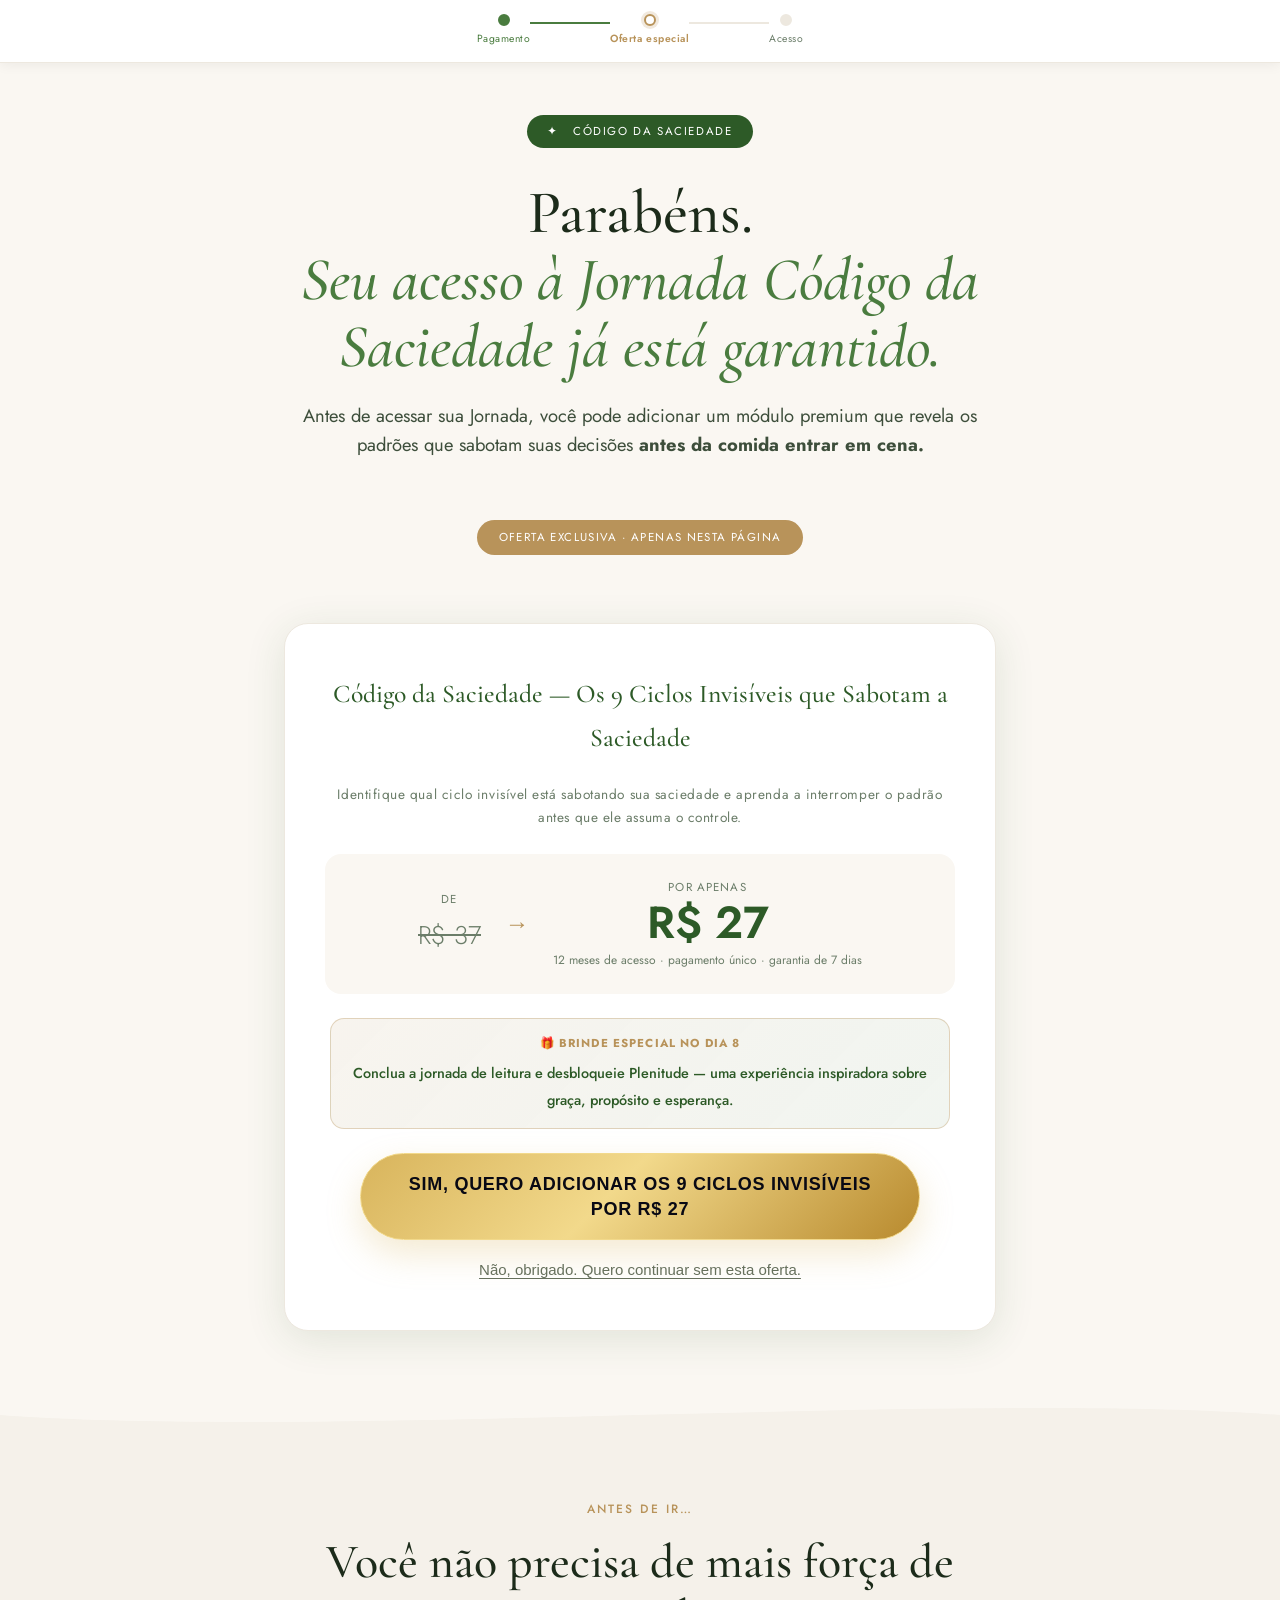
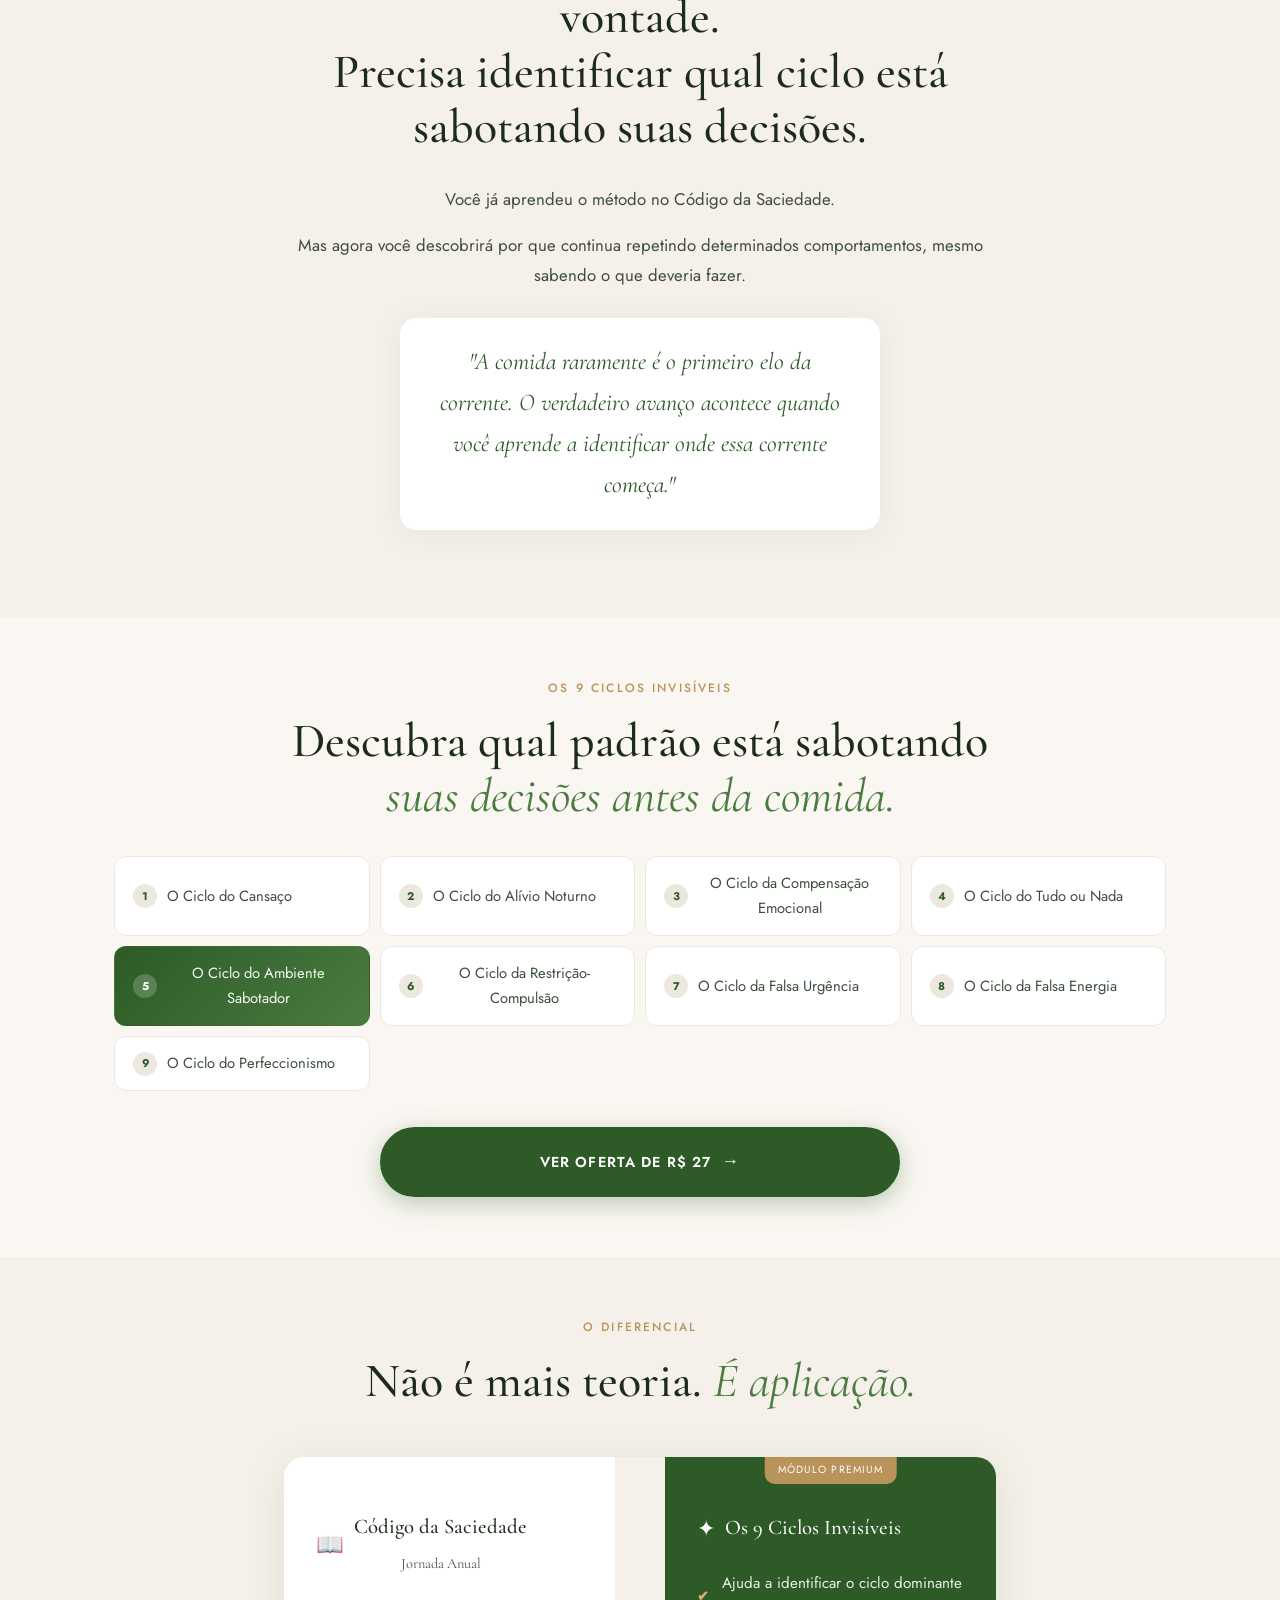
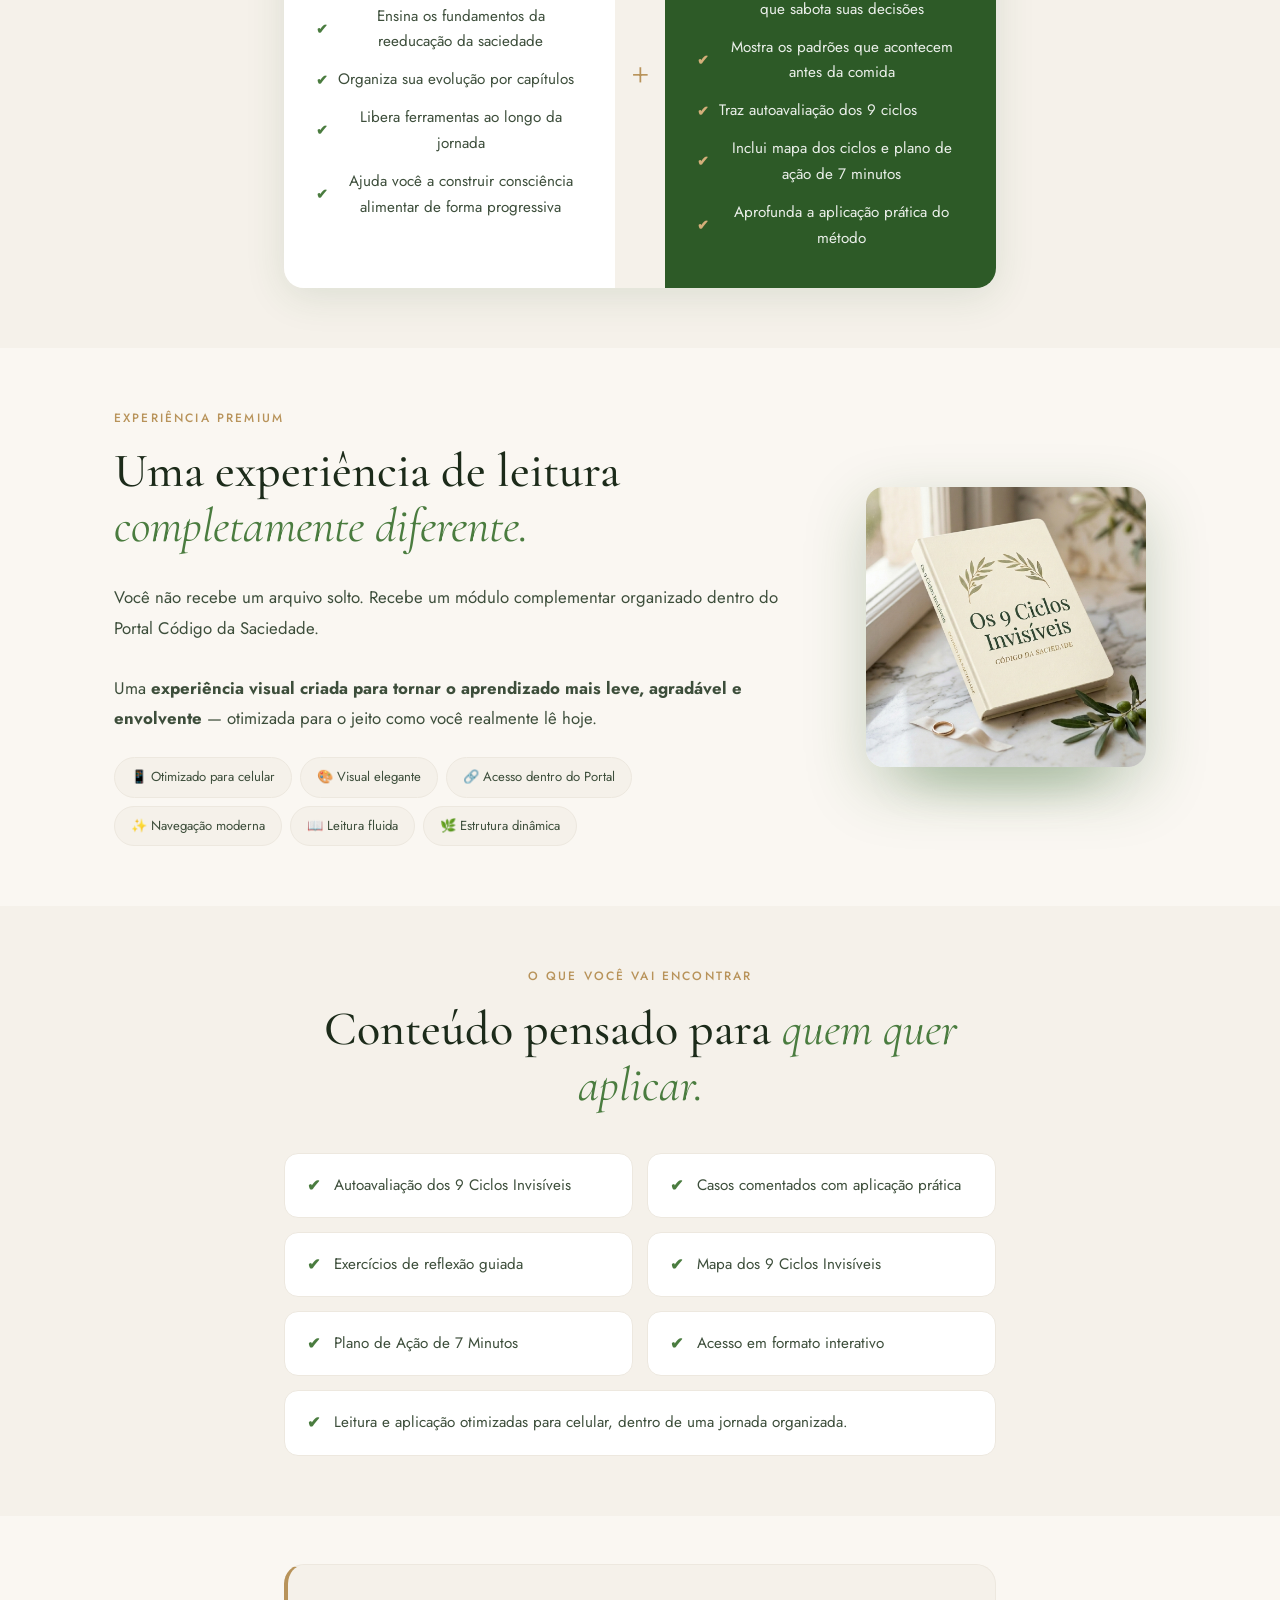
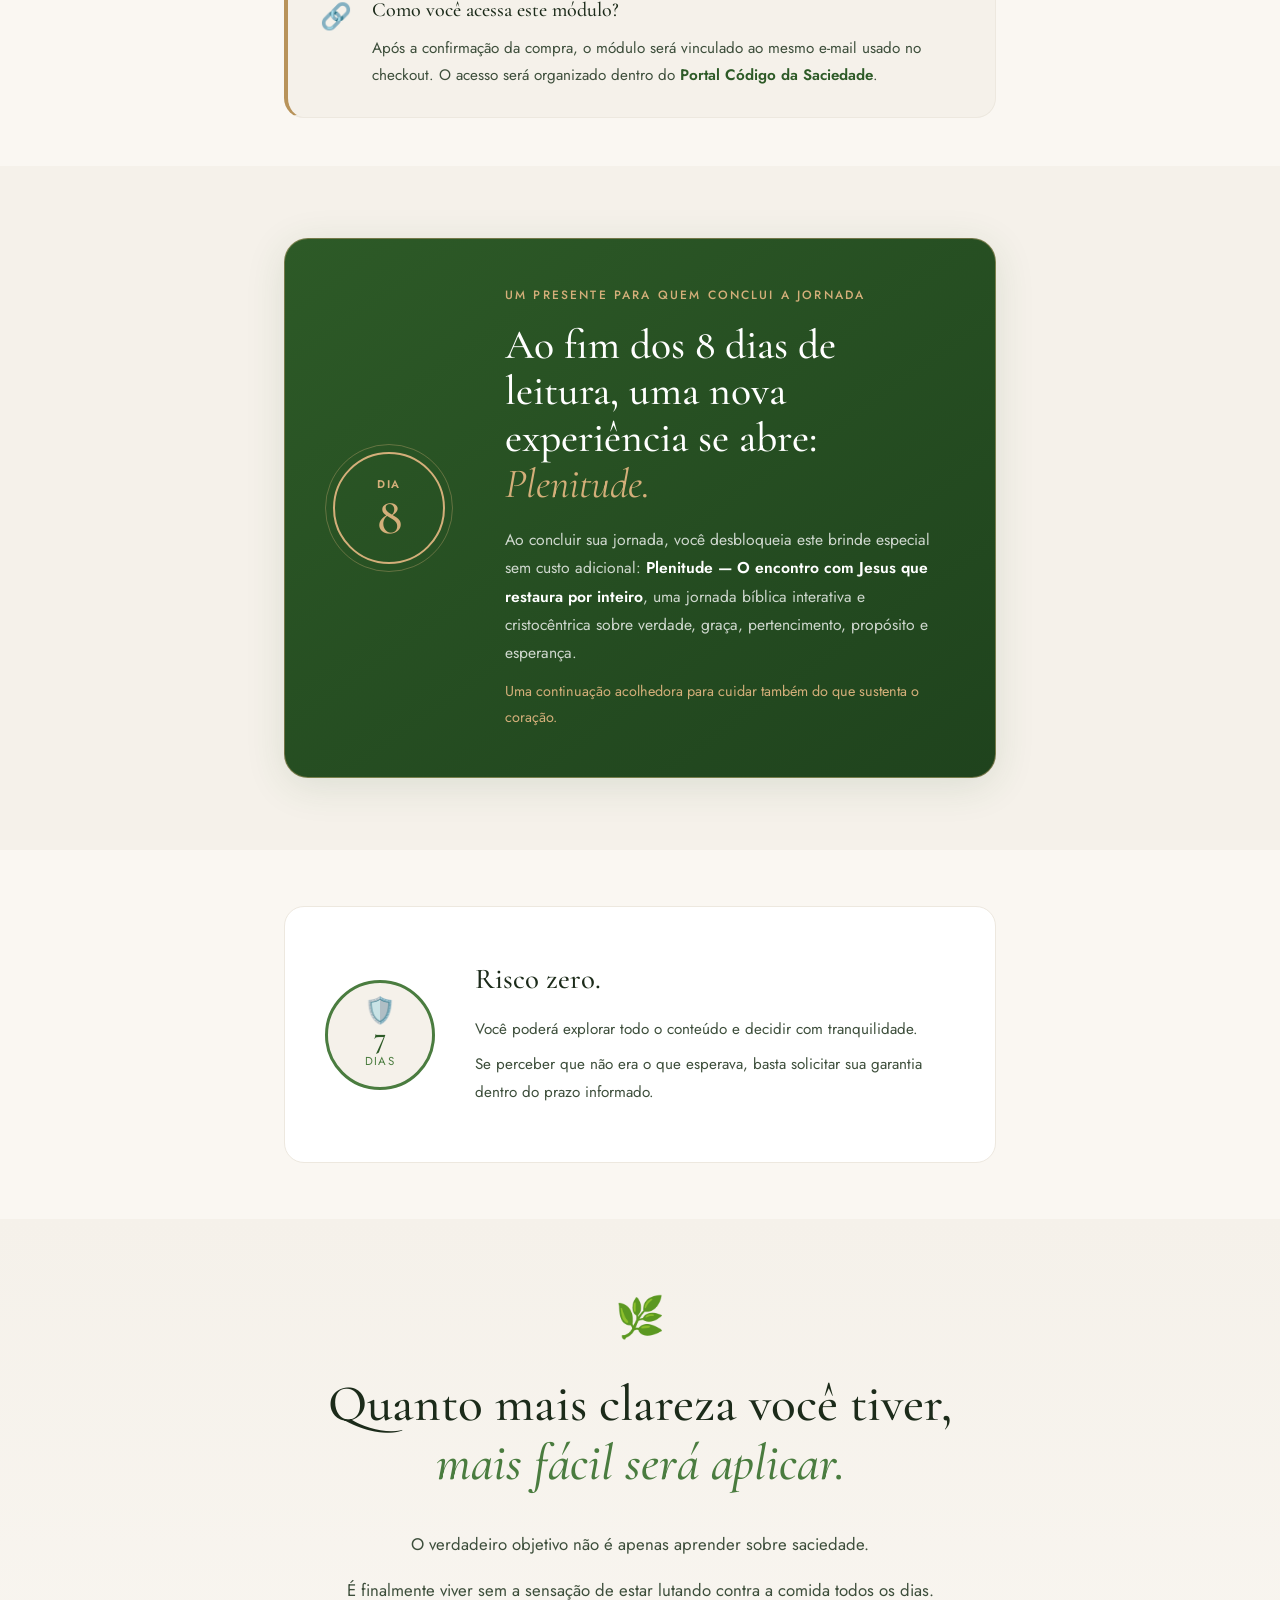
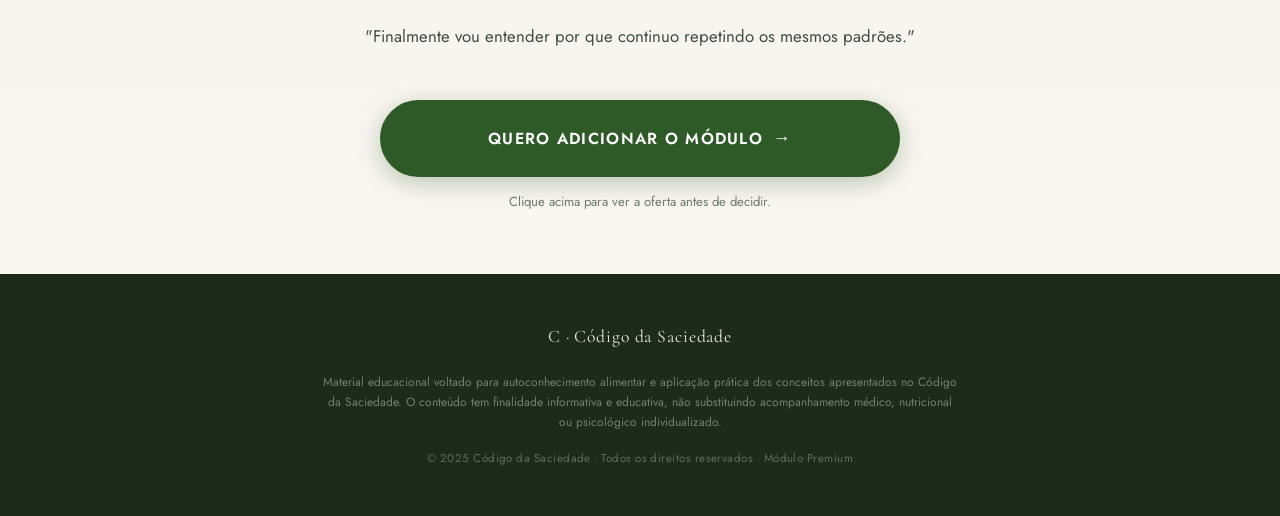
<file: index.html>
<!DOCTYPE html>
<html lang="pt-BR">
<head>
  <meta charset="UTF-8" />
  <meta name="viewport" content="width=device-width, initial-scale=1.0" />
  <title>Parabéns! Seu acesso está garantido — Código da Saciedade</title>
  <meta name="description" content="Você acaba de dar um passo que pode mudar completamente sua relação com a comida. Conheça Os 9 Ciclos Invisíveis que Sabotam a Saciedade." />
  <link rel="preconnect" href="https://fonts.googleapis.com" />
  <link rel="preconnect" href="https://fonts.gstatic.com" crossorigin />
  <link href="https://fonts.googleapis.com/css2?family=Cormorant+Garamond:ital,wght@0,300;0,400;0,500;0,600;1,300;1,400;1,500&family=Jost:wght@300;400;500;600&display=swap" rel="stylesheet" />
  <link rel="stylesheet" href="style.css" />
</head>
<body>

  <!-- ── BARRA DE PROGRESSO ── -->
  <div class="progress-bar-wrap" aria-hidden="true">
    <div class="progress-bar-track">
      <div class="progress-bar-step done">
        <span class="step-dot"></span>
        <span class="step-label">Pagamento</span>
      </div>
      <div class="progress-bar-line done"></div>
      <div class="progress-bar-step active">
        <span class="step-dot"></span>
        <span class="step-label">Oferta especial</span>
      </div>
      <div class="progress-bar-line"></div>
      <div class="progress-bar-step">
        <span class="step-dot"></span>
        <span class="step-label">Acesso</span>
      </div>
    </div>
  </div>

  <!-- ─────────────────────────────────────────
       SEÇÃO 1 · HERO COMPACTO
  ───────────────────────────────────────── -->
  <section class="hero-congrats hero-compact" id="s1-parabens">
    <div class="container narrow">

      <div class="badge-pill">✦ &nbsp; Código da Saciedade</div>

      <h1 class="hero-headline">
        Parabéns.<br />
        <em>Seu acesso à Jornada Código&nbsp;da Saciedade já está garantido.</em>
      </h1>

      <p class="hero-sub">
        Antes de acessar sua Jornada, você pode adicionar um módulo premium que revela os padrões
        que sabotam suas decisões <strong>antes da comida entrar em cena.</strong>
      </p>

    </div>
  </section>

  <!-- ─────────────────────────────────────────
       SEÇÃO 2 · OFERTA PRINCIPAL (KIWIFY)
  ───────────────────────────────────────── -->
  <section class="offer-section offer-top" id="oferta-upsell">
    <div class="container narrow">

      <div class="offer-badge">Oferta exclusiva · Apenas nesta página</div>

      <div class="offer-card">

        <div class="offer-product-name">Código da Saciedade — Os 9 Ciclos Invisíveis que Sabotam a Saciedade</div>
        <div class="offer-format">
          Identifique qual ciclo invisível está sabotando sua saciedade e aprenda a interromper o padrão antes que ele assuma o controle.
        </div>

        <div class="offer-pricing">
          <div class="offer-original">
            <span class="price-label">De</span>
            <span class="price-original">R$ 37</span>
          </div>
          <div class="offer-arrow">→</div>
          <div class="offer-promo">
            <span class="price-label">Por apenas</span>
            <span class="price-promo">R$ 27</span>
            <span class="price-note">12 meses de acesso · pagamento único · garantia de 7 dias</span>
          </div>
        </div>

        <div class="gift-teaser" aria-label="Brinde especial Plenitude">
          <span>🎁 Brinde especial no Dia 8</span>
          <strong>Conclua a jornada de leitura e desbloqueie Plenitude — uma experiência inspiradora sobre graça, propósito e esperança.</strong>
        </div>

        <!-- BOTÃO OFICIAL KIWIFY — único na página, IDs não duplicar -->
        <div style="text-align:center; width:100%;" id="kiwify-upsell-LBpmREx"
             data-upsell-url="https://boas-vindas-codigo-da-saciedade.vercel.app/"
             data-downsell-url="https://fome-de-alma.vercel.app/">
          <button id="kiwify-upsell-trigger-LBpmREx" style="
            background: linear-gradient(135deg, #d8b45c 0%, #f2d98b 45%, #b88a2e 100%);
            padding: 18px 34px;
            cursor: pointer;
            color: #090914;
            font-weight: 800;
            border-radius: 999px;
            border: 1px solid #f2d98b;
            font-size: 18px;
            line-height: 1.35;
            letter-spacing: 0.04em;
            text-transform: uppercase;
            box-shadow: 0 14px 34px rgba(216, 180, 92, 0.28);
            max-width: 100%;
            width: min(560px, 100%);
            font-family: Arial, sans-serif;
          ">
            SIM, QUERO ADICIONAR OS 9 CICLOS INVISÍVEIS POR R$ 27
          </button>

          <div id="kiwify-upsell-cancel-trigger-LBpmREx" class="cancel-link">
            Não, obrigado. Quero continuar sem esta oferta.
          </div>
        </div>

      </div><!-- /offer-card -->

    </div>
  </section>

  <!-- DIVISOR ONDULADO -->
  <div class="wave-divider" aria-hidden="true">
    <svg viewBox="0 0 1440 60" preserveAspectRatio="none" xmlns="http://www.w3.org/2000/svg">
      <path d="M0,30 C360,60 1080,0 1440,30 L1440,60 L0,60 Z" fill="#f5f1ea"/>
    </svg>
  </div>

  <!-- ─────────────────────────────────────────
       SEÇÃO 3 · ANTES DE IR
  ───────────────────────────────────────── -->
  <section class="before-you-go" id="s2-antes">
    <div class="container narrow">

      <div class="section-eyebrow">Antes de ir…</div>

      <h2 class="section-headline">
        Você não precisa de mais força de vontade.<br class="br-md" /> Precisa identificar qual ciclo está sabotando suas decisões.
      </h2>

      <div class="text-block centered">
        <p>Você já aprendeu o método no Código da Saciedade.</p>
        <p>Mas agora você descobrirá por que continua repetindo determinados comportamentos, mesmo sabendo o que deveria fazer.</p>
        <blockquote class="highlight-quote">"A comida raramente é o primeiro elo da corrente. O verdadeiro avanço acontece quando você aprende a identificar onde essa corrente começa."</blockquote>
      </div>

    </div>
  </section>

  <!-- ─────────────────────────────────────────
       SEÇÃO 4 · OS 9 CICLOS (COMPACTO)
  ───────────────────────────────────────── -->
  <section class="cases-section" id="s3-casos">
    <div class="container">

      <div class="section-eyebrow">Os 9 Ciclos Invisíveis</div>
      <h2 class="section-headline">
        Descubra qual padrão está sabotando<br /><em>suas decisões antes da comida.</em>
      </h2>

      <div class="cycles-compact-grid">
        <div class="cycle-chip"><span class="cycle-num">1</span> O Ciclo do Cansaço</div>
        <div class="cycle-chip"><span class="cycle-num">2</span> O Ciclo do Alívio Noturno</div>
        <div class="cycle-chip"><span class="cycle-num">3</span> O Ciclo da Compensação Emocional</div>
        <div class="cycle-chip"><span class="cycle-num">4</span> O Ciclo do Tudo ou Nada</div>
        <div class="cycle-chip cycle-chip-featured"><span class="cycle-num">5</span> O Ciclo do Ambiente Sabotador</div>
        <div class="cycle-chip"><span class="cycle-num">6</span> O Ciclo da Restrição-Compulsão</div>
        <div class="cycle-chip"><span class="cycle-num">7</span> O Ciclo da Falsa Urgência</div>
        <div class="cycle-chip"><span class="cycle-num">8</span> O Ciclo da Falsa Energia</div>
        <div class="cycle-chip"><span class="cycle-num">9</span> O Ciclo do Perfeccionismo</div>
      </div>

      <div class="cycles-cta-wrap">
        <a href="#oferta-upsell" class="btn-primary" id="btn-ciclos-cta">
          Ver oferta de R$ 27
          <span class="btn-arrow">→</span>
        </a>
      </div>

    </div>
  </section>

  <!-- ─────────────────────────────────────────
       SEÇÃO 5 · DIFERENCIAL (COMPARAÇÃO)
  ───────────────────────────────────────── -->
  <section class="comparison-section" id="s4-diferencial">
    <div class="container narrow">

      <div class="section-eyebrow">O diferencial</div>
      <h2 class="section-headline">Não é mais teoria. <em>É aplicação.</em></h2>

      <div class="comparison-table">

        <div class="comparison-col col-base">
          <div class="comp-col-header">
            <span class="comp-icon">📖</span>
            <h3>Código da Saciedade<br><span style="font-size: 0.9rem; font-weight: 400; opacity: 0.8;">Jornada Anual</span></h3>
          </div>
          <ul class="comp-list">
            <li><span class="check green">✔</span> Ensina os fundamentos da reeducação da saciedade</li>
            <li><span class="check green">✔</span> Organiza sua evolução por capítulos</li>
            <li><span class="check green">✔</span> Libera ferramentas ao longo da jornada</li>
            <li><span class="check green">✔</span> Ajuda você a construir consciência alimentar de forma progressiva</li>
          </ul>
        </div>

        <div class="comp-plus" aria-hidden="true">+</div>

        <div class="comparison-col col-upgrade">
          <div class="comp-badge-top">Módulo Premium</div>
          <div class="comp-col-header">
            <span class="comp-icon">✦</span>
            <h3>Os 9 Ciclos Invisíveis</h3>
          </div>
          <ul class="comp-list">
            <li><span class="check gold">✔</span> Ajuda a identificar o ciclo dominante que sabota suas decisões</li>
            <li><span class="check gold">✔</span> Mostra os padrões que acontecem antes da comida</li>
            <li><span class="check gold">✔</span> Traz autoavaliação dos 9 ciclos</li>
            <li><span class="check gold">✔</span> Inclui mapa dos ciclos e plano de ação de 7 minutos</li>
            <li><span class="check gold">✔</span> Aprofunda a aplicação prática do método</li>
          </ul>
        </div>

      </div>

    </div>
  </section>

  <!-- ─────────────────────────────────────────
       SEÇÃO 6 · EXPERIÊNCIA PREMIUM
  ───────────────────────────────────────── -->
  <section class="premium-exp" id="s5-experiencia">
    <div class="container">

      <div class="premium-inner">
        <div class="premium-text">
          <div class="section-eyebrow">Experiência Premium</div>
          <h2 class="section-headline left">
            Uma experiência de leitura<br /><em>completamente diferente.</em>
          </h2>
          <p class="body-text">
            Você não recebe um arquivo solto. Recebe um módulo complementar organizado dentro do Portal Código da Saciedade.<br /><br />
            Uma <strong>experiência visual criada para tornar o aprendizado mais leve, agradável e envolvente</strong> — otimizada para o jeito como você realmente lê hoje.
          </p>
          <div class="feature-pills">
            <span class="pill">📱 Otimizado para celular</span>
            <span class="pill">🎨 Visual elegante</span>
            <span class="pill">🔗 Acesso dentro do Portal</span>
            <span class="pill">✨ Navegação moderna</span>
            <span class="pill">📖 Leitura fluida</span>
            <span class="pill">🌿 Estrutura dinâmica</span>
          </div>
        </div>

        <div class="premium-book-wrap">
          <img src="cover_9_ciclos.png" alt="Capa do ebook Os 9 Ciclos Invisíveis" class="book-img" loading="lazy" />
          <div class="book-glow" aria-hidden="true"></div>
        </div>
      </div>

    </div>
  </section>

  <!-- ─────────────────────────────────────────
       SEÇÃO 7 · O QUE VOCÊ VAI ENCONTRAR
  ───────────────────────────────────────── -->
  <section class="whats-inside" id="s6-conteudo">
    <div class="container narrow">

      <div class="section-eyebrow">O que você vai encontrar</div>
      <h2 class="section-headline">
        Conteúdo pensado para <em>quem quer aplicar.</em>
      </h2>

      <div class="inside-grid">
        <div class="inside-item"><span class="inside-icon">✔</span><span>Autoavaliação dos 9 Ciclos Invisíveis</span></div>
        <div class="inside-item"><span class="inside-icon">✔</span><span>Casos comentados com aplicação prática</span></div>
        <div class="inside-item"><span class="inside-icon">✔</span><span>Exercícios de reflexão guiada</span></div>
        <div class="inside-item"><span class="inside-icon">✔</span><span>Mapa dos 9 Ciclos Invisíveis</span></div>
        <div class="inside-item"><span class="inside-icon">✔</span><span>Plano de Ação de 7 Minutos</span></div>
        <div class="inside-item"><span class="inside-icon">✔</span><span>Acesso em formato interativo</span></div>
        <div class="inside-item full-width"><span class="inside-icon">✔</span><span>Leitura e aplicação otimizadas para celular, dentro de uma jornada organizada.</span></div>
      </div>

    </div>
  </section>

  <!-- ─────────────────────────────────────────
       SEÇÃO 8 · COMO ACESSAR (SEM LINK PARA O PORTAL)
  ───────────────────────────────────────── -->
  <section class="how-to-access-section" id="s-como-acessar">
    <div class="container narrow">
      <div class="access-info-card">
        <span class="access-icon" aria-hidden="true">🔗</span>
        <div>
          <h3 class="access-title">Como você acessa este módulo?</h3>
          <p class="access-body">
            Após a confirmação da compra, o módulo será vinculado ao mesmo e-mail usado no checkout.
            O acesso será organizado dentro do <strong>Portal Código da Saciedade</strong>.
          </p>
        </div>
      </div>
    </div>
  </section>

  <!-- ─────────────────────────────────────────
       SEÇÃO 9 · BRINDE PLENITUDE
  ───────────────────────────────────────── -->
  <section class="gift-section" id="brinde-plenitude">
    <div class="container narrow">
      <div class="gift-card">
        <div class="gift-day" aria-hidden="true"><span>Dia</span><strong>8</strong></div>
        <div class="gift-copy">
          <div class="section-eyebrow">Um presente para quem conclui a jornada</div>
          <h2 class="gift-headline">Ao fim dos 8 dias de leitura, uma nova experiência se abre: <em>Plenitude.</em></h2>
          <p>
            Ao concluir sua jornada, você desbloqueia este brinde especial sem custo adicional:
            <strong>Plenitude — O encontro com Jesus que restaura por inteiro</strong>, uma jornada bíblica
            interativa e cristocêntrica sobre verdade, graça, pertencimento, propósito e esperança.
          </p>
          <p class="gift-note">Uma continuação acolhedora para cuidar também do que sustenta o coração.</p>
        </div>
      </div>
    </div>
  </section>

  <!-- ─────────────────────────────────────────
       SEÇÃO 10 · GARANTIA
  ───────────────────────────────────────── -->
  <section class="guarantee-section" id="s9-garantia">
    <div class="container narrow">

      <div class="guarantee-card">
        <div class="guarantee-seal">
          <div class="seal-circle">
            <span class="seal-icon">🛡️</span>
            <span class="seal-days">7</span>
            <span class="seal-dias">dias</span>
          </div>
        </div>
        <div class="guarantee-text">
          <h2 class="guarantee-headline">Risco zero.</h2>
          <p>
            Você poderá explorar todo o conteúdo e decidir com tranquilidade.
          </p>
          <p>
            Se perceber que não era o que esperava, basta solicitar sua garantia dentro do prazo informado.
          </p>
        </div>
      </div>

    </div>
  </section>

  <!-- ─────────────────────────────────────────
       SEÇÃO 11 · ENCERRAMENTO + CTA FINAL
  ───────────────────────────────────────── -->
  <section class="closing-section" id="s10-fechamento">
    <div class="container narrow">

      <div class="closing-leaf" aria-hidden="true">🌿</div>

      <h2 class="closing-headline">
        Quanto mais clareza você tiver,<br /><em>mais fácil será aplicar.</em>
      </h2>

      <div class="closing-body">
        <p>
          O verdadeiro objetivo não é apenas aprender sobre saciedade.
        </p>
        <p>
          É finalmente viver sem a sensação de estar lutando contra a comida todos os dias.
        </p>
        <p>
          "Finalmente vou entender por que continuo repetindo os mesmos padrões."
        </p>
      </div>

      <!-- CTA final → âncora para o botão oficial Kiwify -->
      <a href="#oferta-upsell" class="btn-primary large" id="btn-final-cta">
        Quero adicionar o módulo
        <span class="btn-arrow">→</span>
      </a>
      <p style="font-size: 0.82rem; color: var(--text-soft); text-align: center; margin-top: 14px; margin-bottom: 0;">
        Clique acima para ver a oferta antes de decidir.
      </p>

    </div>
  </section>

  <!-- FOOTER -->
  <footer class="site-footer">
    <div class="container">
      <div class="footer-logo">C · Código da Saciedade</div>
      <p class="footer-disclaimer">
        Material educacional voltado para autoconhecimento alimentar e aplicação prática dos conceitos apresentados no Código da Saciedade. O conteúdo tem finalidade informativa e educativa, não substituindo acompanhamento médico, nutricional ou psicológico individualizado.
      </p>
      <p class="footer-copy">© 2025 Código da Saciedade · Todos os direitos reservados · Módulo Premium</p>
    </div>
  </footer>

  <script src="main.js"></script>
  <!-- Script oficial da Kiwify — carregar após o DOM -->
  <script src="https://snippets.kiwify.com/upsell-v2/upsell.min.js"></script>
</body>
</html>
</file>
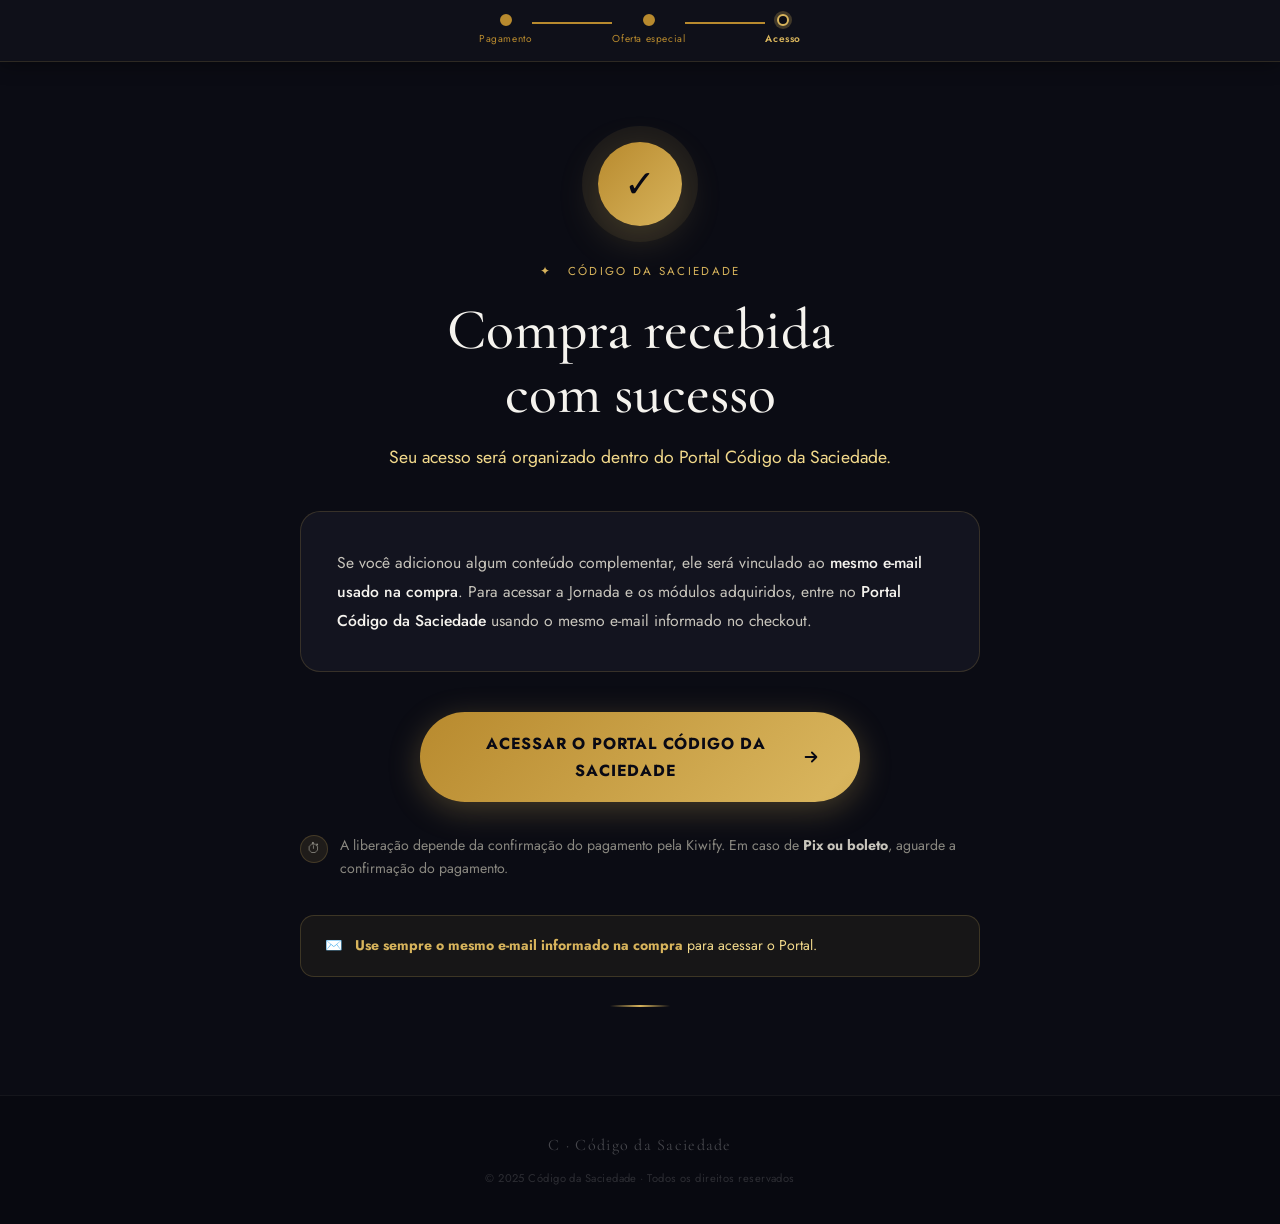
<file: obrigado.html>
<!DOCTYPE html>
<html lang="pt-BR">
<head>
  <meta charset="UTF-8" />
  <meta name="viewport" content="width=device-width, initial-scale=1.0" />
  <title>Compra recebida — Código da Saciedade</title>
  <meta name="description" content="Compra recebida com sucesso. Seu acesso será organizado dentro do Portal Código da Saciedade." />
  <meta name="robots" content="noindex, nofollow" />
  <link rel="preconnect" href="https://fonts.googleapis.com" />
  <link rel="preconnect" href="https://fonts.gstatic.com" crossorigin />
  <link href="https://fonts.googleapis.com/css2?family=Cormorant+Garamond:ital,wght@0,300;0,400;0,500;0,600;1,300;1,400;1,500&family=Jost:wght@300;400;500;600&display=swap" rel="stylesheet" />
  <style>
    /* ── TOKENS ── */
    :root {
      --gold:        #d8b45c;
      --gold-light:  #f2d98b;
      --gold-deep:   #b88a2e;
      --bg:          #0b0c14;
      --bg-card:     #13141f;
      --bg-line:     rgba(216,180,92,0.12);
      --text-bright: #f5f3ee;
      --text-mid:    #c8c5bc;
      --text-soft:   #8a8880;
      --radius:      20px;
      --radius-pill: 999px;
    }

    /* ── RESET ── */
    *, *::before, *::after { box-sizing: border-box; margin: 0; padding: 0; }
    html { scroll-behavior: smooth; }
    body {
      font-family: 'Jost', sans-serif;
      background: var(--bg);
      color: var(--text-bright);
      line-height: 1.7;
      -webkit-font-smoothing: antialiased;
      min-height: 100vh;
      display: flex;
      flex-direction: column;
    }
    img { max-width: 100%; display: block; }
    a { color: inherit; text-decoration: none; }

    /* ── PROGRESS BAR (step 3 ativo) ── */
    .progress-wrap {
      background: #0f1019;
      border-bottom: 1px solid rgba(216,180,92,0.15);
      padding: 14px 24px;
      position: sticky;
      top: 0;
      z-index: 100;
      box-shadow: 0 2px 20px rgba(0,0,0,0.4);
    }
    .progress-track {
      display: flex;
      align-items: center;
      justify-content: center;
      max-width: 500px;
      margin: 0 auto;
    }
    .step {
      display: flex;
      flex-direction: column;
      align-items: center;
      gap: 4px;
    }
    .step-dot {
      width: 12px; height: 12px;
      border-radius: 50%;
      background: #2a2c3a;
      border: 2px solid #2a2c3a;
    }
    .step.done .step-dot  { background: var(--gold-deep); border-color: var(--gold-deep); }
    .step.active .step-dot { background: var(--bg); border-color: var(--gold); box-shadow: 0 0 0 3px rgba(216,180,92,0.25); }
    .step-label {
      font-size: 0.63rem;
      letter-spacing: 0.06em;
      color: #4a4c5c;
      white-space: nowrap;
    }
    .step.done .step-label   { color: var(--gold-deep); }
    .step.active .step-label { color: var(--gold); font-weight: 600; }
    .step-line {
      height: 2px; width: 80px;
      background: #2a2c3a;
      margin-bottom: 16px;
    }
    .step-line.done { background: var(--gold-deep); }

    /* ── HERO ── */
    .hero {
      text-align: center;
      padding: 80px 24px 60px;
      flex: 1;
    }
    .hero-inner { max-width: 680px; margin: 0 auto; }

    /* Checkmark animado */
    .check-wrap {
      width: 84px; height: 84px;
      border-radius: 50%;
      background: linear-gradient(135deg, var(--gold-deep), var(--gold));
      display: flex; align-items: center; justify-content: center;
      margin: 0 auto 36px;
      box-shadow: 0 0 0 16px rgba(216,180,92,0.08), 0 12px 40px rgba(216,180,92,0.22);
      animation: pulse-gold 3s ease-in-out infinite;
    }
    @keyframes pulse-gold {
      0%,100% { box-shadow: 0 0 0 16px rgba(216,180,92,0.08), 0 12px 40px rgba(216,180,92,0.22); }
      50%      { box-shadow: 0 0 0 24px rgba(216,180,92,0.04), 0 18px 52px rgba(216,180,92,0.32); }
    }
    .check-icon {
      font-size: 2.4rem;
      color: #090914;
    }

    /* Eyebrow */
    .eyebrow {
      font-size: 0.72rem;
      letter-spacing: 0.2em;
      text-transform: uppercase;
      color: var(--gold);
      margin-bottom: 16px;
    }

    /* Título principal */
    .main-title {
      font-family: 'Cormorant Garamond', serif;
      font-size: clamp(2.2rem, 6vw, 3.6rem);
      font-weight: 500;
      line-height: 1.12;
      color: var(--text-bright);
      margin-bottom: 16px;
    }

    /* Subtítulo */
    .subtitle {
      font-size: 1.1rem;
      color: var(--gold-light);
      font-weight: 400;
      margin-bottom: 40px;
      line-height: 1.6;
    }

    /* Card informativo */
    .info-card {
      background: var(--bg-card);
      border: 1px solid rgba(216,180,92,0.18);
      border-radius: var(--radius);
      padding: 36px 36px;
      margin-bottom: 40px;
      text-align: left;
    }
    .info-card p {
      font-size: 0.98rem;
      color: var(--text-mid);
      line-height: 1.85;
    }
    .info-card strong { color: var(--text-bright); font-weight: 500; }

    /* Divisor dourado */
    .gold-divider {
      width: 60px; height: 2px;
      background: linear-gradient(90deg, transparent, var(--gold), transparent);
      margin: 28px auto;
    }

    /* Botão CTA */
    .btn-portal {
      display: inline-flex;
      align-items: center;
      justify-content: center;
      gap: 10px;
      background: linear-gradient(135deg, var(--gold-deep) 0%, var(--gold) 50%, var(--gold-deep) 100%);
      background-size: 200% auto;
      color: #090914;
      font-family: 'Jost', sans-serif;
      font-size: 1rem;
      font-weight: 700;
      letter-spacing: 0.05em;
      text-transform: uppercase;
      padding: 18px 40px;
      border-radius: var(--radius-pill);
      border: none;
      cursor: pointer;
      width: 100%;
      max-width: 440px;
      box-shadow: 0 8px 32px rgba(216,180,92,0.28);
      transition: background-position 0.4s ease, transform 0.2s ease, box-shadow 0.2s ease;
      text-decoration: none;
    }
    .btn-portal:hover {
      background-position: right center;
      transform: translateY(-2px);
      box-shadow: 0 14px 44px rgba(216,180,92,0.38);
    }
    .btn-portal svg { flex-shrink: 0; }

    /* Notas de apoio */
    .support-notes {
      margin-top: 32px;
      display: flex;
      flex-direction: column;
      gap: 14px;
    }
    .note-item {
      display: flex;
      align-items: flex-start;
      gap: 12px;
      font-size: 0.88rem;
      color: var(--text-soft);
      line-height: 1.6;
      text-align: left;
    }
    .note-icon {
      flex-shrink: 0;
      width: 28px; height: 28px;
      border-radius: 50%;
      background: rgba(216,180,92,0.1);
      border: 1px solid rgba(216,180,92,0.2);
      display: flex; align-items: center; justify-content: center;
      font-size: 0.85rem;
      margin-top: 1px;
    }

    /* Aviso de e-mail */
    .email-notice {
      margin-top: 36px;
      padding: 18px 24px;
      background: rgba(216,180,92,0.06);
      border: 1px solid rgba(216,180,92,0.2);
      border-radius: 14px;
      display: flex;
      align-items: center;
      gap: 12px;
      font-size: 0.88rem;
      color: var(--gold-light);
      text-align: left;
    }
    .email-notice strong { color: var(--gold); }

    /* FOOTER */
    footer {
      background: #080910;
      border-top: 1px solid rgba(255,255,255,0.05);
      padding: 36px 24px;
      text-align: center;
    }
    .footer-brand {
      font-family: 'Cormorant Garamond', serif;
      font-size: 1rem;
      color: rgba(255,255,255,0.25);
      letter-spacing: 0.08em;
      margin-bottom: 10px;
    }
    .footer-copy {
      font-size: 0.7rem;
      color: rgba(255,255,255,0.15);
      letter-spacing: 0.04em;
    }

    /* MOBILE */
    @media (max-width: 600px) {
      .hero { padding: 60px 20px 48px; }
      .info-card { padding: 28px 22px; }
    }
  </style>
</head>
<body>

  <!-- PROGRESS BAR — passo 3: Acesso -->
  <div class="progress-wrap" aria-hidden="true">
    <div class="progress-track">
      <div class="step done">
        <span class="step-dot"></span>
        <span class="step-label">Pagamento</span>
      </div>
      <div class="step-line done"></div>
      <div class="step done">
        <span class="step-dot"></span>
        <span class="step-label">Oferta especial</span>
      </div>
      <div class="step-line done"></div>
      <div class="step active">
        <span class="step-dot"></span>
        <span class="step-label">Acesso</span>
      </div>
    </div>
  </div>

  <!-- HERO -->
  <main class="hero" id="main-content">
    <div class="hero-inner">

      <!-- ícone de confirmação -->
      <div class="check-wrap" aria-hidden="true">
        <span class="check-icon">✓</span>
      </div>

      <p class="eyebrow">✦ &nbsp; Código da Saciedade</p>

      <h1 class="main-title">Compra recebida<br />com sucesso</h1>

      <p class="subtitle">
        Seu acesso será organizado dentro do Portal Código da Saciedade.
      </p>

      <!-- card explicativo -->
      <div class="info-card" role="region" aria-label="Informações de acesso">
        <p>
          Se você adicionou algum conteúdo complementar, ele será vinculado ao
          <strong>mesmo e-mail usado na compra</strong>.
          Para acessar a Jornada e os módulos adquiridos, entre no
          <strong>Portal Código da Saciedade</strong> usando o mesmo e-mail
          informado no checkout.
        </p>
      </div>

      <!-- CTA -->
      <a
        href="https://app.codigo-da-saciedade.conversia7.com.br/"
        target="_blank"
        rel="noopener noreferrer"
        class="btn-portal"
        id="btn-acessar-portal"
      >
        Acessar o Portal Código da Saciedade
        <svg width="18" height="18" viewBox="0 0 20 20" fill="none" aria-hidden="true">
          <path d="M4 10h12M11 5l5 5-5 5" stroke="#090914" stroke-width="2" stroke-linecap="round" stroke-linejoin="round"/>
        </svg>
      </a>

      <!-- notas de suporte -->
      <div class="support-notes" role="note">
        <div class="note-item">
          <span class="note-icon" aria-hidden="true">⏱</span>
          <span>
            A liberação depende da confirmação do pagamento pela Kiwify.
            Em caso de <strong style="color: var(--text-mid);">Pix ou boleto</strong>, aguarde a confirmação do pagamento.
          </span>
        </div>
      </div>

      <!-- aviso de e-mail -->
      <div class="email-notice" role="alert">
        <span aria-hidden="true">✉️</span>
        <span>
          <strong>Use sempre o mesmo e-mail informado na compra</strong>
          para acessar o Portal.
        </span>
      </div>

      <div class="gold-divider" aria-hidden="true"></div>

    </div>
  </main>

  <!-- FOOTER -->
  <footer>
    <div class="footer-brand">C · Código da Saciedade</div>
    <p class="footer-copy">© 2025 Código da Saciedade · Todos os direitos reservados</p>
  </footer>

</body>
</html>
</file>
<file: style.css>
/* ===== TOKENS ===== */
:root {
  --green-deep: #2d5a27;
  --green-mid: #4a7c3f;
  --green-soft: #7aaa6a;
  --gold: #b8935a;
  --gold-light: #d4af7a;
  --cream: #faf7f2;
  --cream-warm: #f5f1ea;
  --cream-dark: #ede8df;
  --text-dark: #1c2b1a;
  --text-mid: #3d4e3b;
  --text-soft: #6b7d69;
  --white: #ffffff;
  --shadow-soft: 0 4px 30px rgba(45,90,39,0.08);
  --shadow-card: 0 8px 40px rgba(45,90,39,0.12);
  --radius-card: 20px;
  --radius-pill: 100px;
  --transition: 0.3s cubic-bezier(0.4,0,0.2,1);
}

/* ===== RESET ===== */
*, *::before, *::after { box-sizing: border-box; margin: 0; padding: 0; }
html { scroll-behavior: smooth; }
body {
  font-family: 'Jost', sans-serif;
  background: var(--cream);
  color: var(--text-dark);
  line-height: 1.7;
  -webkit-font-smoothing: antialiased;
}
img { max-width: 100%; display: block; }
a { text-decoration: none; color: inherit; }

/* ===== LAYOUT ===== */
.container { width: 100%; max-width: 1100px; margin: 0 auto; padding: 0 24px; }
.container.narrow { max-width: 760px; }

/* ===== TYPOGRAPHY ===== */
.section-eyebrow {
  font-family: 'Jost', sans-serif;
  font-size: 0.75rem;
  font-weight: 500;
  letter-spacing: 0.18em;
  text-transform: uppercase;
  color: var(--gold);
  margin-bottom: 16px;
}
.section-eyebrow.light { color: var(--gold-light); }

.section-headline {
  font-family: 'Cormorant Garamond', serif;
  font-size: clamp(2rem, 5vw, 3rem);
  font-weight: 500;
  line-height: 1.15;
  color: var(--text-dark);
  margin-bottom: 28px;
  text-align: center;
}
.section-headline.left { text-align: left; }
.section-headline em { color: var(--green-mid); font-style: italic; font-weight: 400; }

.body-text { font-size: 1.05rem; color: var(--text-mid); line-height: 1.8; margin-bottom: 16px; }
.body-text.centered-text { text-align: center; }
.br-md { display: none; }
@media(min-width:600px){ .br-md { display: block; } }

/* ===== PROGRESS BAR ===== */
.progress-bar-wrap {
  background: var(--white);
  border-bottom: 1px solid var(--cream-dark);
  padding: 14px 24px;
  position: sticky;
  top: 0;
  z-index: 100;
  box-shadow: 0 2px 12px rgba(0,0,0,0.06);
}
.progress-bar-track {
  display: flex;
  align-items: center;
  justify-content: center;
  gap: 0;
  max-width: 500px;
  margin: 0 auto;
}
.progress-bar-step {
  display: flex;
  flex-direction: column;
  align-items: center;
  gap: 4px;
  position: relative;
}
.step-dot {
  width: 12px; height: 12px;
  border-radius: 50%;
  background: var(--cream-dark);
  border: 2px solid var(--cream-dark);
  transition: var(--transition);
}
.progress-bar-step.done .step-dot { background: var(--green-mid); border-color: var(--green-mid); }
.progress-bar-step.active .step-dot { background: var(--white); border-color: var(--gold); box-shadow: 0 0 0 3px rgba(184,147,90,0.2); }
.step-label { font-size: 0.65rem; letter-spacing: 0.05em; color: var(--text-soft); white-space: nowrap; }
.progress-bar-step.done .step-label { color: var(--green-mid); }
.progress-bar-step.active .step-label { color: var(--gold); font-weight: 600; }
.progress-bar-line {
  height: 2px; width: 80px; background: var(--cream-dark);
  margin-bottom: 16px;
}
.progress-bar-line.done { background: var(--green-mid); }

/* ===== HERO CONGRATS ===== */
.hero-congrats {
  background: var(--cream);
  padding: 52px 0 0;
  text-align: center;
}
/* Compact variant — no image, tighter bottom padding */
.hero-compact {
  padding-bottom: 32px;
}
.badge-pill {
  display: inline-block;
  background: var(--green-deep);
  color: var(--white);
  font-size: 0.72rem;
  letter-spacing: 0.14em;
  text-transform: uppercase;
  padding: 7px 20px;
  border-radius: var(--radius-pill);
  margin-bottom: 32px;
}
.hero-headline {
  font-family: 'Cormorant Garamond', serif;
  font-size: clamp(2.4rem, 6vw, 3.8rem);
  font-weight: 500;
  line-height: 1.1;
  color: var(--text-dark);
  margin-bottom: 20px;
}
.hero-headline em { color: var(--green-mid); font-style: italic; display: block; }
.hero-sub {
  font-size: 1.15rem;
  color: var(--text-mid);
  margin-bottom: 28px;
  line-height: 1.6;
}
.hero-body-text {
  background: var(--cream-warm);
  border-left: 3px solid var(--gold);
  border-radius: 0 12px 12px 0;
  padding: 20px 24px;
  margin-bottom: 48px;
  text-align: left;
  font-size: 1rem;
  color: var(--text-mid);
  line-height: 1.8;
}
.hero-image-wrap { position: relative; display: inline-block; width: 100%; max-width: 640px; margin: 0 auto; }
.hero-img { width: 100%; border-radius: 24px 24px 0 0; object-fit: cover; max-height: 420px; }
.hero-img-badge {
  position: absolute;
  bottom: 20px; left: 50%; transform: translateX(-50%);
  background: var(--white);
  border: 1px solid var(--cream-dark);
  border-radius: var(--radius-pill);
  padding: 10px 22px;
  display: flex; align-items: center; gap: 8px;
  font-size: 0.85rem; font-weight: 500;
  color: var(--green-deep);
  box-shadow: var(--shadow-card);
  white-space: nowrap;
}
.checkmark-icon {
  width: 22px; height: 22px; background: var(--green-mid);
  color: var(--white); border-radius: 50%;
  display: flex; align-items: center; justify-content: center;
  font-size: 0.75rem; font-weight: 700;
}

/* ===== WAVE DIVIDER ===== */
.wave-divider { line-height: 0; background: var(--cream); margin-top: 0; }
.wave-divider svg { width: 100%; height: 48px; }

/* ===== BEFORE YOU GO ===== */
.before-you-go {
  background: var(--cream-warm);
  padding: 60px 0;
  text-align: center;
}
.text-block.centered { text-align: center; }
.text-block p { font-size: 1.05rem; color: var(--text-mid); margin-bottom: 16px; line-height: 1.8; }
.highlight-quote {
  font-family: 'Cormorant Garamond', serif;
  font-size: 1.5rem;
  font-style: italic;
  color: var(--green-deep);
  border: none;
  padding: 24px 32px;
  margin: 28px auto;
  background: var(--white);
  border-radius: 16px;
  box-shadow: var(--shadow-soft);
  max-width: 480px;
  display: block;
}
.text-block strong { color: var(--green-deep); font-weight: 600; }

/* ===== CASES SECTION ===== */
.cases-section {
  background: var(--cream);
  padding: 60px 0;
  text-align: center;
}

/* Compact cycles grid */
.cycles-compact-grid {
  display: grid;
  grid-template-columns: repeat(auto-fit, minmax(240px, 1fr));
  gap: 10px;
  margin-top: 32px;
}
.cycle-chip {
  background: var(--white);
  border: 1px solid var(--cream-dark);
  border-radius: 12px;
  padding: 14px 18px;
  font-size: 0.92rem;
  color: var(--text-mid);
  display: flex;
  align-items: center;
  gap: 10px;
  transition: var(--transition);
}
.cycle-chip:hover { border-color: var(--green-soft); box-shadow: var(--shadow-soft); }
.cycle-chip-featured {
  background: linear-gradient(135deg, var(--green-deep), var(--green-mid));
  color: rgba(255,255,255,0.95);
  border-color: transparent;
}
.cycle-num {
  display: inline-flex;
  align-items: center;
  justify-content: center;
  width: 24px; height: 24px;
  border-radius: 50%;
  background: var(--cream-dark);
  color: var(--green-deep);
  font-size: 0.7rem;
  font-weight: 700;
  flex-shrink: 0;
}
.cycle-chip-featured .cycle-num {
  background: rgba(255,255,255,0.2);
  color: var(--white);
}
.cycles-cta-wrap {
  display: flex;
  justify-content: center;
  margin-top: 36px;
}
.cases-grid {
  display: grid;
  grid-template-columns: repeat(auto-fit, minmax(280px, 1fr));
  gap: 20px;
  margin-top: 48px;
}
.case-card {
  background: var(--white);
  border: 1px solid var(--cream-dark);
  border-radius: var(--radius-card);
  padding: 32px 28px;
  text-align: left;
  transition: var(--transition);
  cursor: default;
}
.case-card:hover { transform: translateY(-4px); box-shadow: var(--shadow-card); border-color: var(--green-soft); }
.case-card.featured {
  background: linear-gradient(135deg, var(--green-deep), var(--green-mid));
  color: var(--white);
  border-color: transparent;
}
.case-card.featured .case-title, .case-card.featured .case-number, .case-card.featured .case-desc { color: rgba(255,255,255,0.95); }
.case-icon { font-size: 1.8rem; margin-bottom: 12px; }
.case-number { font-size: 0.72rem; letter-spacing: 0.12em; text-transform: uppercase; color: var(--gold); font-weight: 600; display: block; margin-bottom: 10px; }
.case-card.featured .case-number { color: var(--gold-light); }
.case-title { font-family: 'Cormorant Garamond', serif; font-size: 1.2rem; font-weight: 500; color: var(--text-dark); margin-bottom: 10px; line-height: 1.3; }
.case-desc { font-size: 0.9rem; color: var(--text-soft); line-height: 1.7; }

/* ===== COMPARISON ===== */
.comparison-section { background: var(--cream-warm); padding: 60px 0; text-align: center; }
.comparison-table {
  display: flex; align-items: stretch; gap: 0;
  margin-top: 48px; border-radius: var(--radius-card);
  overflow: hidden; box-shadow: var(--shadow-card);
  flex-wrap: wrap;
}
.comparison-col { flex: 1; padding: 36px 32px; min-width: 240px; }
.col-base { background: var(--white); }
.col-upgrade { background: var(--green-deep); color: var(--white); position: relative; }
.comp-plus {
  background: var(--cream-warm);
  display: flex; align-items: center; justify-content: center;
  font-size: 2rem; font-weight: 300; color: var(--gold);
  padding: 0 8px; min-width: 50px;
}
.comp-badge-top {
  position: absolute; top: -1px; left: 50%; transform: translateX(-50%);
  background: var(--gold); color: var(--white);
  font-size: 0.65rem; letter-spacing: 0.1em; text-transform: uppercase;
  padding: 5px 14px; border-radius: 0 0 10px 10px;
  white-space: nowrap;
}
.comp-col-header { display: flex; align-items: center; gap: 10px; margin-bottom: 24px; margin-top: 16px; }
.comp-icon { font-size: 1.4rem; }
.comp-col-header h3 { font-family: 'Cormorant Garamond', serif; font-size: 1.3rem; font-weight: 500; }
.col-upgrade .comp-col-header h3 { color: var(--white); }
.comp-list { list-style: none; display: flex; flex-direction: column; gap: 12px; }
.comp-list li { font-size: 0.95rem; display: flex; align-items: center; gap: 10px; color: var(--text-mid); }
.col-upgrade .comp-list li { color: rgba(255,255,255,0.9); }
.check { font-size: 0.85rem; font-weight: 700; }
.check.green { color: var(--green-mid); }
.check.gold { color: var(--gold-light); }

/* ===== PREMIUM EXP ===== */
.premium-exp { background: var(--cream); padding: 60px 0; }
.premium-inner { display: flex; align-items: center; gap: 60px; flex-wrap: wrap; }
.premium-text { flex: 1; min-width: 280px; }
.premium-book-wrap { flex: 0 0 320px; position: relative; display: flex; justify-content: center; }
.book-img { width: 280px; border-radius: 18px; box-shadow: 0 20px 60px rgba(45,90,39,0.25); position: relative; z-index: 2; transition: var(--transition); }
.book-img:hover { transform: translateY(-8px) rotate(1deg); }
.book-glow {
  position: absolute; bottom: -20px; left: 50%; transform: translateX(-50%);
  width: 200px; height: 40px; background: rgba(74,124,63,0.3);
  border-radius: 50%; filter: blur(20px); z-index: 1;
}
.feature-pills { display: flex; flex-wrap: wrap; gap: 8px; margin-top: 24px; }
.pill {
  background: var(--cream-warm);
  border: 1px solid var(--cream-dark);
  border-radius: var(--radius-pill);
  padding: 8px 16px;
  font-size: 0.82rem; color: var(--text-mid);
  transition: var(--transition);
}
.pill:hover { background: var(--green-deep); color: var(--white); border-color: var(--green-deep); }

/* ===== WHATS INSIDE ===== */
.whats-inside { background: var(--cream-warm); padding: 60px 0; text-align: center; }
.inside-grid {
  display: grid; grid-template-columns: repeat(auto-fit, minmax(260px, 1fr));
  gap: 14px; margin-top: 40px;
}
.inside-item {
  background: var(--white); border-radius: 14px;
  padding: 18px 22px; display: flex; align-items: center; gap: 14px;
  font-size: 0.95rem; color: var(--text-mid);
  border: 1px solid var(--cream-dark);
  transition: var(--transition);
}
.inside-item:hover { border-color: var(--green-soft); box-shadow: var(--shadow-soft); }
.inside-item.full-width { grid-column: 1 / -1; }
.inside-icon { color: var(--green-mid); font-weight: 700; font-size: 1rem; flex-shrink: 0; }

/* ===== HOW TO ACCESS ===== */
.how-to-access-section {
  background: var(--cream);
  padding: 48px 0;
}
.access-info-card {
  display: flex;
  align-items: flex-start;
  gap: 20px;
  background: var(--cream-warm);
  border: 1px solid var(--cream-dark);
  border-left: 4px solid var(--gold);
  border-radius: var(--radius-card);
  padding: 28px 32px;
  text-align: left;
}
.access-icon { font-size: 1.6rem; flex-shrink: 0; margin-top: 2px; }
.access-title {
  font-family: 'Cormorant Garamond', serif;
  font-size: 1.25rem;
  font-weight: 500;
  color: var(--text-dark);
  margin-bottom: 8px;
}
.access-body {
  font-size: 0.95rem;
  color: var(--text-mid);
  line-height: 1.8;
}
.access-body strong { color: var(--green-deep); font-weight: 600; }

/* ===== GIFT · PLENITUDE ===== */
.gift-section { background: var(--cream-warm); padding: 72px 0; }
.gift-card {
  display: grid;
  grid-template-columns: 130px 1fr;
  align-items: center;
  gap: 42px;
  padding: 46px 48px;
  background: linear-gradient(145deg, var(--green-deep), #1f431d);
  border: 1px solid rgba(212,175,122,.45);
  border-radius: 24px;
  box-shadow: var(--shadow-card);
}
.gift-day {
  width: 112px;
  height: 112px;
  border-radius: 50%;
  border: 2px solid var(--gold-light);
  outline: 1px solid rgba(212,175,122,.35);
  outline-offset: 7px;
  display: flex;
  flex-direction: column;
  align-items: center;
  justify-content: center;
  color: var(--gold-light);
}
.gift-day span { font-size: .7rem; font-weight: 600; letter-spacing: .16em; text-transform: uppercase; }
.gift-day strong { font-family: 'Cormorant Garamond', serif; font-size: 3.25rem; font-weight: 500; line-height: .9; }
.gift-copy .section-eyebrow { color: var(--gold-light); }
.gift-headline { margin: 0 0 18px; color: var(--white); font-family: 'Cormorant Garamond', serif; font-size: clamp(1.85rem, 4vw, 2.6rem); font-weight: 500; line-height: 1.12; }
.gift-headline em { color: var(--gold-light); font-weight: 400; }
.gift-copy p { color: rgba(255,255,255,.78); font-size: .98rem; line-height: 1.8; }
.gift-copy p strong { color: var(--white); font-weight: 600; }
.gift-copy .gift-note { margin-top: 12px; color: var(--gold-light); font-size: .9rem; }

/* ===== OFFER ===== */
.offer-section { background: var(--cream-warm); padding: 60px 0; text-align: center; }
/* Offer at top of page — cream background matches hero */
.offer-top { background: var(--cream); padding-top: 0; }
.offer-badge {
  display: inline-block;
  background: var(--gold); color: var(--white);
  font-size: 0.72rem; letter-spacing: 0.12em; text-transform: uppercase;
  padding: 8px 22px; border-radius: var(--radius-pill);
  margin-bottom: 28px;
}
.offer-card {
  background: var(--white);
  border-radius: 24px;
  padding: 48px 40px;
  box-shadow: var(--shadow-card);
  border: 1px solid var(--cream-dark);
  margin-top: 40px;
  display: flex; flex-direction: column; align-items: center; gap: 24px;
}
.offer-product-name {
  font-family: 'Cormorant Garamond', serif;
  font-size: 1.6rem; font-weight: 500;
  color: var(--green-deep);
}
.offer-format { font-size: 0.85rem; color: var(--text-soft); letter-spacing: 0.04em; }
.offer-pricing {
  display: flex; align-items: center; justify-content: center; gap: 24px; flex-wrap: wrap;
  padding: 24px 32px;
  background: var(--cream);
  border-radius: 16px; width: 100%;
}
.offer-original { display: flex; flex-direction: column; align-items: center; gap: 4px; }
.price-label { font-size: 0.72rem; text-transform: uppercase; letter-spacing: 0.1em; color: var(--text-soft); }
.price-original { font-size: 1.6rem; color: var(--text-soft); text-decoration: line-through; font-weight: 300; }
.offer-arrow { font-size: 1.5rem; color: var(--gold); }
.offer-promo { display: flex; flex-direction: column; align-items: center; gap: 4px; }
.price-promo { font-size: 2.8rem; font-weight: 600; color: var(--green-deep); line-height: 1; }
.price-note { font-size: 0.75rem; color: var(--text-soft); }
.offer-guarantee-mini {
  display: flex; align-items: center; gap: 8px;
  font-size: 0.85rem; color: var(--text-soft);
  border: 1px solid var(--cream-dark); border-radius: var(--radius-pill);
  padding: 8px 20px;
}
.gift-teaser {
  width: 100%;
  max-width: 620px;
  padding: 15px 20px;
  border: 1px solid rgba(184,147,90,.35);
  border-radius: 14px;
  background: linear-gradient(135deg, rgba(184,147,90,.10), rgba(74,124,63,.08));
  text-align: center;
}
.gift-teaser span { display: block; margin-bottom: 5px; color: var(--gold); font-size: .72rem; font-weight: 700; letter-spacing: .1em; text-transform: uppercase; }
.gift-teaser strong { color: var(--green-deep); font-size: .9rem; font-weight: 500; line-height: 1.55; }

/* ===== BUTTONS ===== */
.btn-primary {
  display: inline-flex; align-items: center; justify-content: center; gap: 10px;
  background: var(--green-deep);
  color: var(--white);
  font-family: 'Jost', sans-serif;
  font-size: 0.9rem; font-weight: 600;
  letter-spacing: 0.08em; text-transform: uppercase;
  padding: 18px 36px;
  border-radius: var(--radius-pill);
  border: 2px solid var(--green-deep);
  cursor: pointer;
  transition: var(--transition);
  width: 100%; max-width: 520px;
  box-shadow: 0 6px 24px rgba(45,90,39,0.3);
}
.btn-primary:hover {
  background: var(--green-mid);
  border-color: var(--green-mid);
  transform: translateY(-2px);
  box-shadow: 0 12px 32px rgba(45,90,39,0.4);
}
.btn-primary.large { font-size: 1rem; padding: 22px 48px; }
.btn-arrow { font-size: 1.1rem; }

/* Cancel / downsell link — visível, discreto, mas legível */
.cancel-link {
  margin-top: 1.2rem;
  cursor: pointer;
  font-size: 15px;
  line-height: 1.5;
  text-decoration: underline;
  text-underline-offset: 3px;
  font-family: Arial, sans-serif;
  color: #66705c;
  opacity: 1;
  transition: color 0.2s ease;
}
.cancel-link:hover { color: #3d4e3b; }

/* Legacy btn-secondary (kept for obrigado page compatibility) */
.btn-secondary {
  display: block;
  font-size: 0.8rem;
  color: var(--text-soft);
  text-decoration: underline;
  text-underline-offset: 3px;
  text-align: center;
  cursor: pointer;
  transition: var(--transition);
  padding: 8px;
  width: 100%;
}
.btn-secondary:hover { color: var(--text-dark); }

/* ===== GUARANTEE ===== */
.guarantee-section { background: var(--cream); padding: 56px 0; }
.guarantee-card {
  background: var(--white);
  border: 1px solid var(--cream-dark);
  border-radius: var(--radius-card);
  padding: 48px 40px;
  display: flex; align-items: center; gap: 40px; flex-wrap: wrap;
}
.guarantee-seal { flex-shrink: 0; }
.seal-circle {
  width: 110px; height: 110px;
  border-radius: 50%;
  border: 3px solid var(--green-mid);
  background: var(--cream-warm);
  display: flex; flex-direction: column; align-items: center; justify-content: center;
  gap: 0;
}
.seal-icon { font-size: 1.6rem; line-height: 1; }
.seal-days { font-family: 'Cormorant Garamond', serif; font-size: 1.8rem; font-weight: 600; color: var(--green-deep); line-height: 1; }
.seal-dias { font-size: 0.72rem; letter-spacing: 0.1em; text-transform: uppercase; color: var(--green-mid); }
.guarantee-text { flex: 1; min-width: 200px; }
.guarantee-headline { font-family: 'Cormorant Garamond', serif; font-size: 1.8rem; font-weight: 500; color: var(--text-dark); margin-bottom: 12px; }
.guarantee-text p { font-size: 0.95rem; color: var(--text-mid); line-height: 1.8; margin-bottom: 8px; }

/* ===== CLOSING ===== */
.closing-section {
  background: linear-gradient(to bottom, var(--cream-warm), var(--cream));
  padding: 64px 0 60px;
  text-align: center;
}
.closing-leaf { font-size: 2.5rem; margin-bottom: 24px; display: block; animation: sway 4s ease-in-out infinite; }
@keyframes sway { 0%,100%{transform:rotate(-5deg)} 50%{transform:rotate(5deg)} }
.closing-headline {
  font-family: 'Cormorant Garamond', serif;
  font-size: clamp(2rem, 5vw, 3.2rem);
  font-weight: 500; line-height: 1.15;
  color: var(--text-dark); margin-bottom: 36px;
}
.closing-headline em { color: var(--green-mid); font-style: italic; }
.closing-body {
  margin-bottom: 48px;
  display: flex; flex-direction: column; gap: 16px;
}
.closing-body p { font-size: 1.05rem; color: var(--text-mid); line-height: 1.8; }

/* ===== FOOTER ===== */
.site-footer { background: var(--text-dark); padding: 48px 24px; text-align: center; }
.footer-logo { font-family: 'Cormorant Garamond', serif; font-size: 1.1rem; color: var(--cream-dark); margin-bottom: 20px; letter-spacing: 0.05em; }
.footer-disclaimer { font-size: 0.75rem; color: rgba(255,255,255,0.4); line-height: 1.7; max-width: 640px; margin: 0 auto 16px; }
.footer-copy { font-size: 0.72rem; color: rgba(255,255,255,0.3); letter-spacing: 0.04em; }

/* ===== MOBILE ===== */
@media(max-width: 768px) {
  .premium-inner { flex-direction: column; gap: 40px; }
  .premium-book-wrap { flex: unset; }
  .book-img { width: 220px; }
  .comparison-table { flex-direction: column; }
  .comp-plus { padding: 8px; writing-mode: unset; min-width: unset; }
  .guarantee-card { flex-direction: column; text-align: center; align-items: center; }
  .gift-card { grid-template-columns: 1fr; padding: 40px 26px; text-align: center; }
  .gift-day { margin: 0 auto; }
  .offer-card { padding: 32px 24px; }
  .decision-card { padding: 36px 24px; }
  .hero-body-text { border-radius: 12px; border-left: none; border-top: 3px solid var(--gold); }
}
</file>
